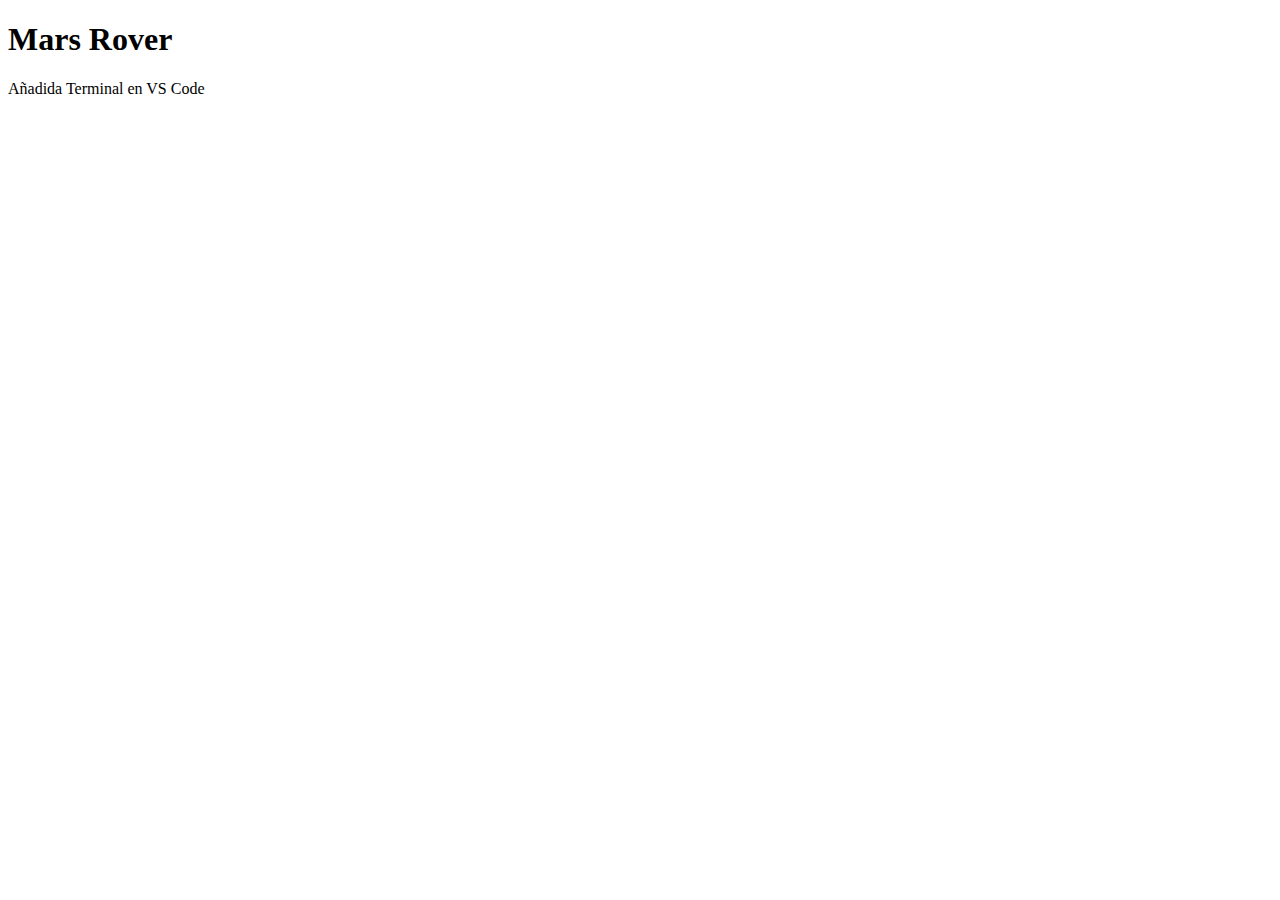
<file: mars-rover-v2/index.html>
<!DOCTYPE html>
<html lang="es">
<head>
  <meta charset="UTF-8">
  <title>Mars Rover</title>
  <script src="javascripts/app.js"></script>
</head>
<body>
<h1>Mars Rover</h1>
<p>Añadida Terminal en VS Code</p>
</body>
</html>
</file>
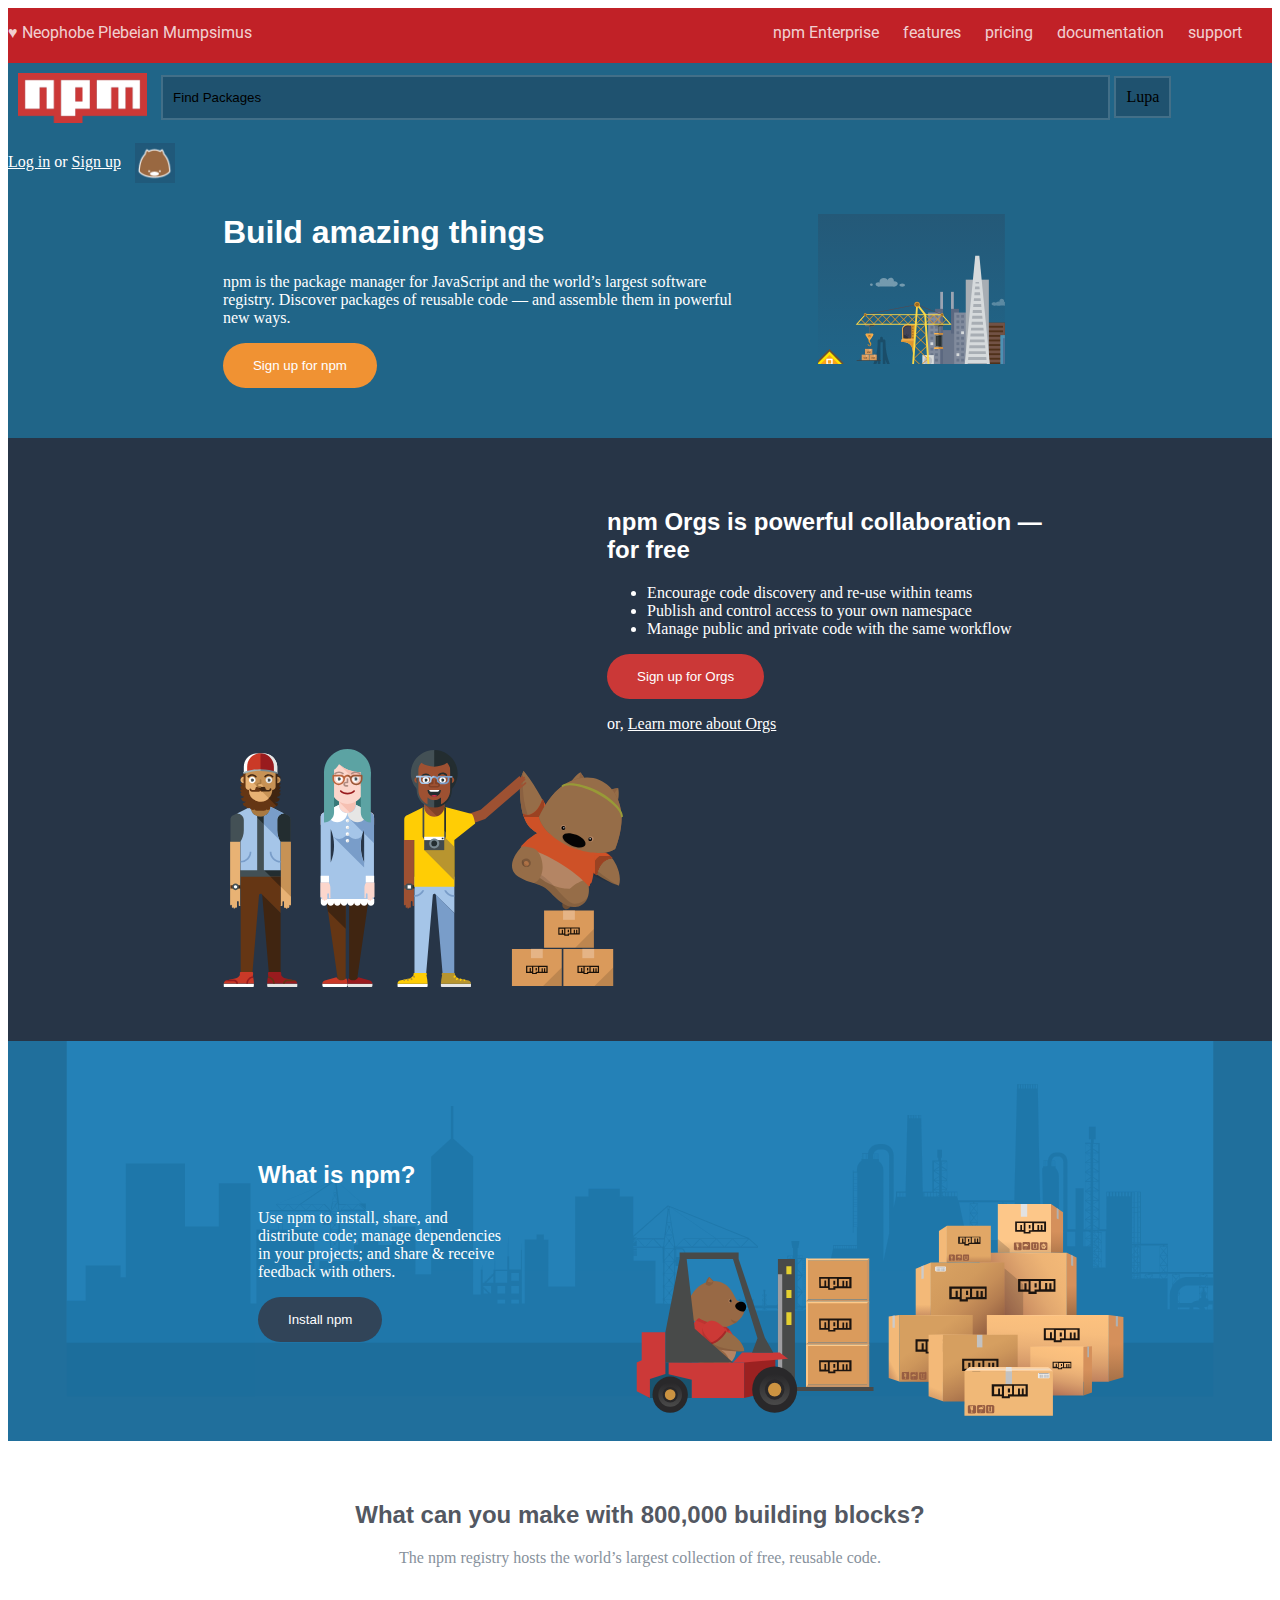
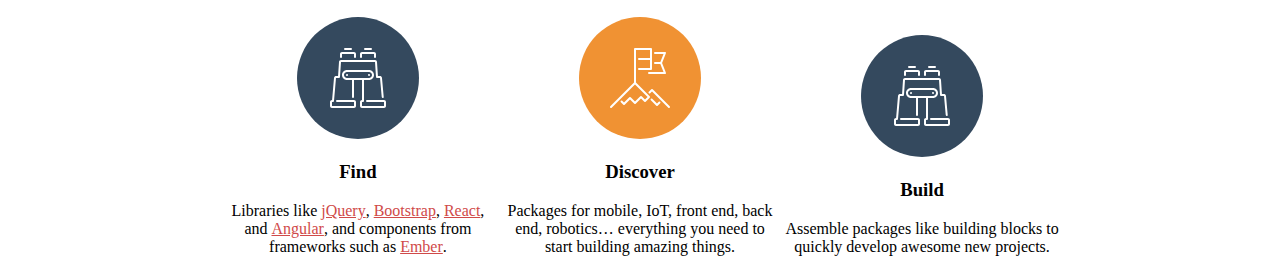
<file: lab-html-module-exercise-master/starter-code/index.html>
<!DOCTYPE html>
<html lang="es">
<head>
  <meta charset="UTF-8">
  <meta name="viewport" content="width=device-width, initial-scale=1.0">
  <meta http-equiv="X-UA-Compatible" content="ie=edge">
  <link href="https://fonts.googleapis.com/css?family=Roboto" rel="stylesheet">
  <link rel="stylesheet" type="text/css" href="styles.css">
  <title>npm IronVersion</title>
</head>
<body>
  <!-- Your code goes here -->
  <nav>
      <div class="top-left">
        <a class = "heart" href="#">♥︎</a>
        <span class="acronym">Neophobe Plebeian Mumpsimus</span>
      </div>
      <ul class="top-links">
        <li><a href="#">npm Enterprise</a></li>
        <li><a href="#">features</a></li>
        <li><a href="#">pricing</a></li>
        <li><a href="#">documentation</a></li>
        <li><a href="#">support</a></li>
      </ul>
    </nav>
  
  <header>
    <div class="headerbar">
      <img src="images/npm-logo.png" alt="npm-logo" style="vertical-align: middle; height: 50px; padding: 10px;">
      <input class="searchbar" type="text" name="PackageFinder" value="Find Packages">
            <div class="searchbar">Lupa</div>
      <div class="logbar"><a href="">Log in</a> or <a href="">Sign up</a></div>
      <img src="images/bear-logo.png" alt="npm-logo" style="vertical-align: middle; height: 40px; padding: 10px;">
    </div>
    <div class="headercontent">
      <img src="images/city-scape.svg" style="float:right;" alt="city-scape">
      <h1>Build amazing things</h1>
      <p>npm is the package manager for JavaScript and the world’s largest software registry. Discover packages of reusable code — and assemble them in powerful new ways.</p>
      <button style="background-color:rgb(240, 146, 51);">Sign up for npm</button>
    </div>
  </header>
  
  <section class="orgs">
    <div class="sectioncontent">
      <div style="float: right; max-width: 450px;">
        <h2>npm Orgs is powerful collaboration — for free</h2>
        <ul>
         <li>Encourage code discovery and re-use within teams</li>
         <li>Publish and control access to your own namespace</li>
         <li>Manage public and private code with the same workflow</li>
        </ul>
        <button style="background-color:rgb(203, 56, 55);">Sign up for Orgs</button>
        <p>or, <a href="https://www.npmjs.com/features">Learn more about Orgs</a> </p> 
      </div>
      <img src="images/collaboration.svg" style="width: 400px;" alt="collaboration">
    </div>   
  </section>

  <section class="whats">
    <div class="relabs">
    <h2>What is npm?</h2>
    <p>Use npm to install, share, and distribute code; manage dependencies in your projects; and share & receive feedback with others.</p>
    <button style="background-color:rgb(49, 68, 88);">Install npm</button>
    </div>
  </section>

  <section class="icons">

    <div class="sectiontitles">
      <h2 style="color: rgb(83, 88, 98)">What can you make with 800,000 building blocks?</h2>
      <p style="color: rgb(135, 145, 156)">The npm registry hosts the world’s largest collection of free, reusable code.</p>
    </div>
  
    <div class="sectionbox">
      
        <div class="box">
          <img src="images/binoculars.svg" alt="">
          <h3>Find</h3>
          <p>Libraries like <a href="#">jQuery</a>, <a href="#">Bootstrap</a>, <a href="#">React</a>, and <a href="#">Angular</a>, and components from frameworks such as <a href="#">Ember</a>.</p>
        </div>
      

      
        <div class="box">
          <img src="images/mountain-flag.svg" alt="">
          <h3>Discover</h3>
          <p>Packages for mobile, IoT, front end, back end, robotics… everything you need to start building amazing things.</p>
        </div>
      

      
        <div class="box">
          <img src="images/binoculars.svg" alt="">  
          <h3>Build</h3>    
          <p>Assemble packages like building blocks to quickly develop awesome new projects.</p>
        </div>
      
    </div>
  </section>
</body>
</html>
</file>
<file: lab-html-module-exercise-master/starter-code/styles.css>
nav {
  background-color: #C12127;
  color: rgba(255,255,255,0.8);
  padding-top: 15px;
  height: 40px; /* Corregido de 100px a 40px */
}

nav a {
  color: rgba(255,255,255,0.8);
  text-decoration: none;
}
.top-links {
  display: inline-block;
  font-family: 'Roboto', sans-serif; /* Agregamos fuente*/
  float: right;
  padding: 0;
  margin: 0 20px 0 0;
}

.top-links li {
  display: inline-block;
  margin: 0 10px;
}
.top-left {
  display: inline;
}
.acronym {
  font-family: 'Roboto', sans-serif; /* Agregamos fuente*/
}
button {
  border: none;
  border-radius: 25px;
  padding: 15px 30px 15px 30px;
  color:  white;
}
h1,h2{
  font-family: 'Segoe UI', Tahoma, Geneva, Verdana, sans-serif;
}
h3 {
  font-weight: bold;
}

header {
  background: rgb(32, 101, 136);
}
.headerbar img input a{
  display: inline-block;
}
input {
  padding: 13px 60% 13px 10px !important;
}
.searchbar {
  display: inline-block;
  background: rgb(31, 82, 111);
  border-style: solid;
  border-width: 2px;
  border-color: #426F88;
  padding: 10px;
}
.logbar ,a{
  display: inline-block;
  color: white;
}
/* FIN Header*/

.headercontent ,.sectioncontent, .sectiontitles{
  max-width: 66%;
  margin: 0 auto !important;
}
.headercontent ,.sectioncontent {
  color: white;
  padding-bottom: 50px;
}
/* Clases de las section*/
.orgs {
  background-color: rgb(39, 53, 71);
  padding-top: 50px;
}
.whats {
  position: relative;
  background-image: url("images/forklift.svg");
  background-size: cover;
  padding: 200px 200px 200px 200px;

}
.relabs {
  position: absolute;
  width: 20%;
  top: 100px;
  left: 250px;
  color: white;
}
.icons {
  display: block;
  position: relative;
  background-color: white;
  padding-top: 40px;
}
.sectiontitles, .sectionbox{
  text-align: center;
  display: block;
  margin-top: 50px;
}
.box {
  display: inline-block;
  width: 22%; /*  Representa un 33% del ancho del div padre, línea 67 */
}
.box a {
  color: rgb(208, 74, 73);
}
</file>
